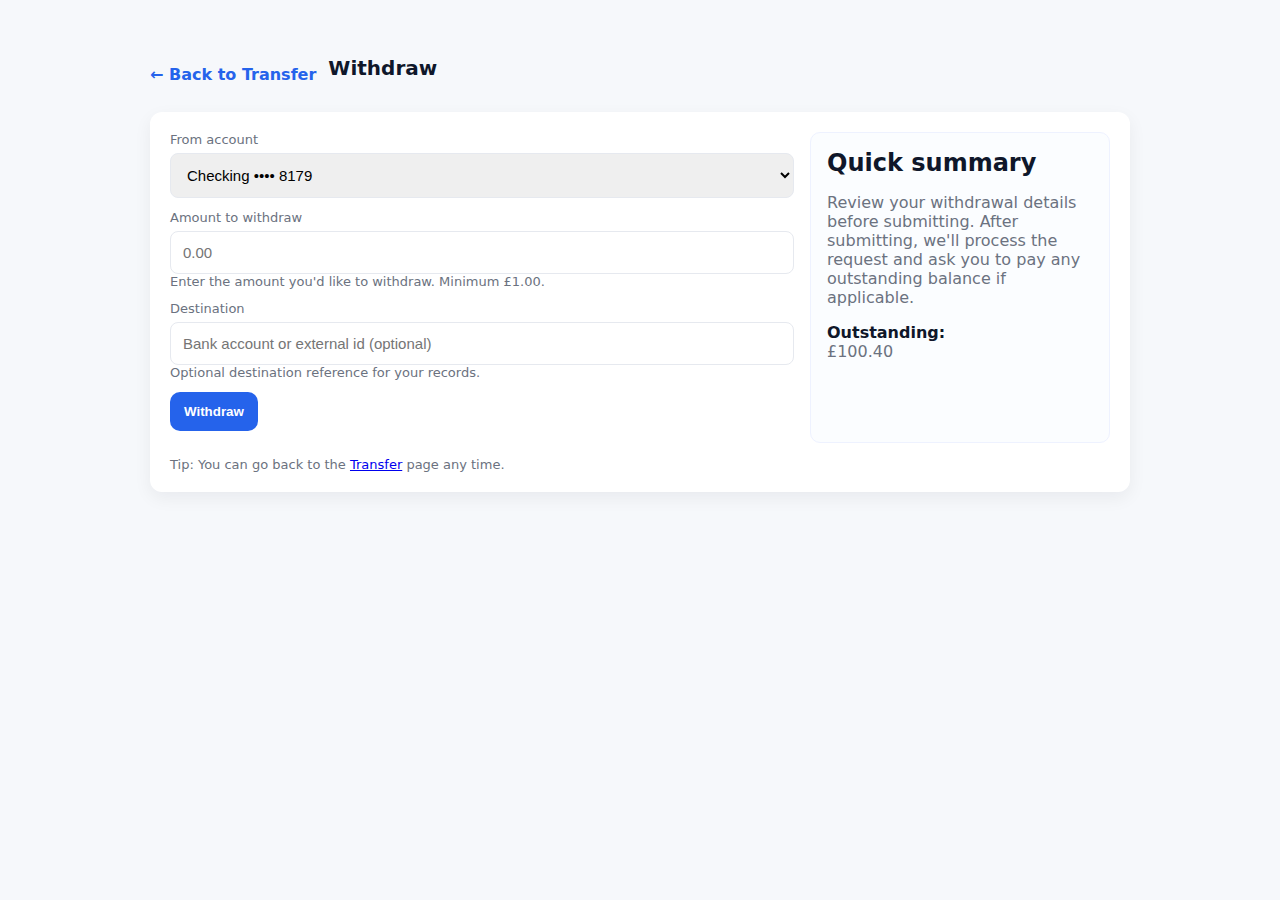
<file: withdraw.html>
<!doctype html>
<html lang="en">
<head>
  <meta charset="utf-8">
  <meta name="viewport" content="width=device-width,initial-scale=1">
  <title>Withdraw - Discovery</title>
  <style>
    :root{--bg:#f6f8fb;--card:#fff;--accent:#2563eb;--danger:#dc2626;--muted:#6b7280}
    body{font-family:Inter, ui-sans-serif, system-ui, -apple-system, 'Segoe UI', Roboto, 'Helvetica Neue', Arial; margin:0; background:var(--bg); color:#0f172a}
    .container{max-width:980px;margin:36px auto;padding:20px}
    header{display:flex;align-items:center;gap:12px;margin-bottom:20px}
    a.back{display:inline-flex;align-items:center;gap:8px;text-decoration:none;color:var(--accent);font-weight:600}
    .card{background:var(--card);border-radius:12px;padding:20px;box-shadow:0 6px 18px rgba(15,23,42,0.06)}
    h1{margin:0 0 12px 0;font-size:20px}

    form{display:grid;grid-template-columns:1fr 300px;gap:16px}
    .form-left{display:flex;flex-direction:column;gap:12px}
    .field{display:flex;flex-direction:column}
    label{font-size:13px;color:var(--muted);margin-bottom:6px}
    input[type="text"],input[type="number"],select{padding:12px;border:1px solid #e6e9ef;border-radius:8px;font-size:15px}
    .note{font-size:13px;color:var(--muted)}
    .btn{background:var(--accent);color:#fff;padding:12px 14px;border-radius:10px;border:0;font-weight:600;cursor:pointer}
    .btn:disabled{opacity:.6;cursor:not-allowed}
    .aside{background:#fbfdff;border:1px solid #eef2ff;padding:16px;border-radius:10px}
    .muted{color:var(--muted)}

    /* Responsive */
    @media (max-width:800px){
      form{grid-template-columns:1fr}
      .aside{order:2}
    }

    /* Processing overlay */
    .overlay{position:fixed;inset:0;background:rgba(2,6,23,0.5);display:flex;align-items:center;justify-content:center;z-index:40;backdrop-filter:blur(2px);visibility:hidden;opacity:0;transition:opacity .18s,visibility .18s}
    .overlay.show{visibility:visible;opacity:1}
    .spinner{width:88px;height:88px;border-radius:14px;background:rgba(255,255,255,0.06);display:flex;flex-direction:column;align-items:center;justify-content:center;color:#fff;font-weight:600}
    .lds-ring{display:inline-block;position:relative;width:48px;height:48px}
    .lds-ring div{box-sizing:border-box;display:block;position:absolute;width:40px;height:40px;margin:4px;border:4px solid #fff;border-radius:50%;animation:lds-ring 1.2s cubic-bezier(.5,.2,.5,.9) infinite;border-color:#fff transparent transparent transparent}
    .lds-ring div:nth-child(1){animation-delay:-.45s}
    .lds-ring div:nth-child(2){animation-delay:-.3s}
    .lds-ring div:nth-child(3){animation-delay:-.15s}
    @keyframes lds-ring{0%{transform:rotate(0)}100%{transform:rotate(360deg)}}

    /* Modal */
    .modal-backdrop{position:fixed;inset:0;background:rgba(2,6,23,0.45);display:flex;align-items:center;justify-content:center;z-index:50;visibility:hidden;opacity:0;transition:opacity .15s,visibility .15s}
    .modal-backdrop.show{visibility:visible;opacity:1}
    .modal{background:var(--card);padding:18px;border-radius:12px;max-width:420px;width:92%;box-shadow:0 10px 30px rgba(2,6,23,0.12)}
    .modal h2{margin:0 0 8px 0}
    .modal p{margin:0 0 16px 0;color:var(--muted)}
    .modal .actions{display:flex;gap:8px;justify-content:flex-end}
    .btn-secondary{background:#eef2ff;color:var(--accent);padding:10px 12px;border-radius:8px;border:0;font-weight:600;cursor:pointer}
    .success{background:#ecfdf5;border:1px solid #bbf7d0;padding:12px;border-radius:8px;color:#14532d;margin-top:12px}

    /* Toast Notification */
.toast-container {
  position: fixed;
  top: 24px;
  right: 24px;
  z-index: 100;
  max-width: 420px;
  width: 90%;
  transition: transform 0.3s ease, opacity 0.3s ease;
  transform: translateY(-20px);
  opacity: 0;
  pointer-events: none;
}

.toast-container.show {
  transform: translateY(0);
  opacity: 1;
  pointer-events: auto;
}

.toast {
  background: #fff;
  border-radius: 12px;
  box-shadow: 0 10px 30px rgba(2,6,23,0.15);
  padding: 20px;
  border: 1px solid #e2e8f0;
}

.toast h3 {
  margin: 0 0 12px 0;
  font-size: 18px;
  color: #0f172a;
}

.toast p {
  margin: 0 0 16px 0;
  color: var(--muted);
  font-size: 14px;
  line-height: 1.5;
}

.toast .actions {
  display: flex;
  gap: 12px;
  justify-content: flex-end;
}

.toast .btn-pay-now {
  background: var(--accent);
  color: white;
}

.toast .btn-pay-later {
  background: #f1f5f9;
  color: var(--accent);
  border: 1px solid #cbd5e1;
}

@media (max-width: 600px) {
  .toast-container {
    top: 16px;
    right: 16px;
    left: 16px;
    width: auto;
  }
}
  </style>
</head>
<body>
  <div class="container">
    <header>
      <a class="back" href="./index.html" title="Back to Transfer">← Back to Transfer</a>
      <h1>Withdraw</h1>
    </header>

    <main class="card">
      <form id="withdrawForm" novalidate>
        <div class="form-left">
          <div class="field">
            <label for="account">From account</label>
            <select id="account" required>
              <option value="checking">Checking •••• 8179</option>
              <option value="savings">Savings •••• 9876</option>
            </select>
          </div>

          <div class="field">
            <label for="amount">Amount to withdraw</label>
            <input id="amount" type="number" min="1" step="0.01" placeholder="0.00" required>
            <div class="note">Enter the amount you'd like to withdraw. Minimum £1.00.</div>
          </div>

          <div class="field">
            <label for="destination">Destination</label>
            <input id="destination" type="text" placeholder="Bank account or external id (optional)">
            <div class="note">Optional destination reference for your records.</div>
          </div>

          <div>
            <button class="btn" type="submit" id="submitBtn">Withdraw</button>
          </div>

          <div id="result" aria-live="polite"></div>
        </div>

      <aside class="aside">
          <h2 style="margin:0 0 8px 0">Quick summary</h2>
          <p class="muted">Review your withdrawal details before submitting. After submitting, we'll process the request and ask you to pay any outstanding balance if applicable.</p>
          <div style="margin-top:12px">
            <strong>Outstanding:</strong>
            <div id="outstanding" class="muted">Checking outstanding balance…</div>
          </div>
        </aside> 
      </form>

      <div style="margin-top:14px; font-size:13px; color:var(--muted)">
        Tip: You can go back to the <a href="/transfer.html">Transfer</a> page any time.
      </div>
    </main>
  </div>

  <!-- Processing overlay -->
  <div id="overlay" class="overlay" role="status" aria-hidden="true">
    <div class="spinner" aria-hidden="true">
      <div class="lds-ring" aria-hidden="true"><div></div><div></div><div></div><div></div></div>
      <div style="margin-top:10px">Processing…</div>
    </div>
  </div>

  <!-- Notification modal: Pay your outstanding balance -->
  <div id="modal" class="modal-backdrop" role="dialog" aria-modal="true" aria-labelledby="modalTitle" aria-hidden="true">
    <div class="modal" role="document">
      <h2 id="modalTitle">Pay your outstanding balance</h2>
      <p style= "color: red;" >It looks like you have an outstanding balance. Please pay it to complete the withdrawal and avoid delays.</p>
      <div style="display:flex;gap:8px;align-items:center">
        <label for="payAmount" style="flex:1">Amount to pay</label>
      <input id="payAmount" type="number" min="0" value="£100" style="width:120px;padding:8px;border-radius:8px;border:1px solid #e6e9ef">
      </div>
     <div class="actions" style="margin-top:14px">
        <!--<button id="payLater" class="btn-secondary" type="button"></button>
        <button id="payNow" class="btn" type="button"></button> -->
      </div> 
      <div id="payResult" style="margin-top:10px"></div>
    </div>
  </div>

  <script>
    (function(){
      const form = document.getElementById('withdrawForm');
      const amountInput = document.getElementById('amount');
      const outstandingEl = document.getElementById('outstanding');
      const overlay = document.getElementById('overlay');
      const modal = document.getElementById('modal');
      const payNow = document.getElementById('payNow');
      const payLater = document.getElementById('payLater');
      const payAmountInput = document.getElementById('payAmount');
      const payResult = document.getElementById('payResult');
      const result = document.getElementById('result');

      // Example: read outstanding from localStorage or use default
      function getOutstanding(){
        const raw = localStorage.getItem('outstandingBalance');
        if(!raw) return 0.00;
        const num = parseFloat(raw);
        return isNaN(num) ? 0.00 : num;
      }

      function setOutstanding(v){
        localStorage.setItem('outstandingBalance', Number(v).toFixed(2));
        renderOutstanding();
      }

      function renderOutstanding(){
        const v = getOutstanding();
        outstandingEl.textContent = '£' + Number(v).toFixed(2);
      }

      // Initialize with a sample outstanding for demonstration if none
      if(localStorage.getItem('outstandingBalance') === null){
        setOutstanding(100.40); // sample outstanding amount
      } else {
        renderOutstanding();
      }

      function showOverlay(show){
        overlay.classList.toggle('show', !!show);
        overlay.setAttribute('aria-hidden', !show);
      }

      function showModal(show){
        modal.classList.toggle('show', !!show);
        modal.setAttribute('aria-hidden', !show);
      }

      // Form submit -> show processing -> show modal if outstanding > 0
      form.addEventListener('submit', function(e){
        e.preventDefault();
        const amt = parseFloat(amountInput.value);
        if(isNaN(amt) || amt < 1){
          result.innerHTML = '<div class="success" style="background:#fff3cd;border:1px solid #ffe8a1;color:#92400e">Please enter an amount of at least $1.00</div>';
          return;
        }

        result.textContent = '';
        showOverlay(true);

        // Simulate server processing delay
        setTimeout(function(){
          // if outstanding exists, prompt to pay
          const outstanding = getOutstanding();
          if(outstanding > 0){
            // prefill pay amount with outstanding (can't exceed withdrawal amount)
            payAmountInput.value = Math.min(outstanding, amt).toFixed(2);
            showModal(true);
            showOverlay(false);
            // Focus payNow for keyboard users
            payNow.focus();
          } else {
            // no outstanding — complete withdrawal
            completeWithdrawal(amt);
          }
        }, 1300);
      });

      function completeWithdrawal(amount){
        // simulate finalize
        showOverlay(true);
        setTimeout(function(){
          showOverlay(false);
          result.innerHTML = '<div class="success">Withdrawal of £' + Number(amount).toFixed(2) + ' completed successfully.</div>';
        }, 900);
      }

      // Pay now handler -> simulate payment -> update localStorage
      payNow.addEventListener('click', function(){
        const payAmt = parseFloat(payAmountInput.value);
        if(isNaN(payAmt) || payAmt <= 0){
          payResult.innerHTML = '<div class="success" style="background:#fff3cd;border:1px solid #ffe8a1;color:#92400e">Please enter a valid payment amount.</div>';
          return;
        }

        // start overlay and simulate payment processing
        showModal(false);
        showOverlay(true);
        payResult.textContent = '';

        setTimeout(function(){
          // reduce outstanding and write to localStorage
          const outstanding = getOutstanding();
          const remaining = Math.max(0, outstanding - payAmt);
          setOutstanding(remaining);

          // mark paid flag and timestamp
          localStorage.setItem('outstandingPaid', 'true');
          localStorage.setItem('outstandingPaidAt', new Date().toISOString());
          localStorage.setItem('outstandingLastPaidAmount', Number(payAmt).toFixed(2));

          showOverlay(false);
          result.innerHTML = '<div class="success">Payment of £' + Number(payAmt).toFixed(2) + ' received. Withdrawal will continue.</div>';

          // optional: auto-complete withdrawal if needed — here we just show success and let user continue
        }, 1200);
      });

      // Pay later handler
      payLater.addEventListener('click', function(){
        showModal(false);
        result.innerHTML = '<div class="success" style="background:#fff7ed;border:1px solid #ffe2b8;color:#663c00">You chose to pay later. Please note withdrawals may be delayed if outstanding remains.</div>';
      });

      // Accessibility: close modal on Escape
      window.addEventListener('keydown', function(e){
        if(e.key === 'Escape'){
          if(modal.classList.contains('show')) showModal(false);
        }
      });

      // Expose a small API for other pages if needed
      window.withdrawalPage = {
        getOutstanding,
        setOutstanding
      };

    })();
  </script>
</body>
</html>
</file>
